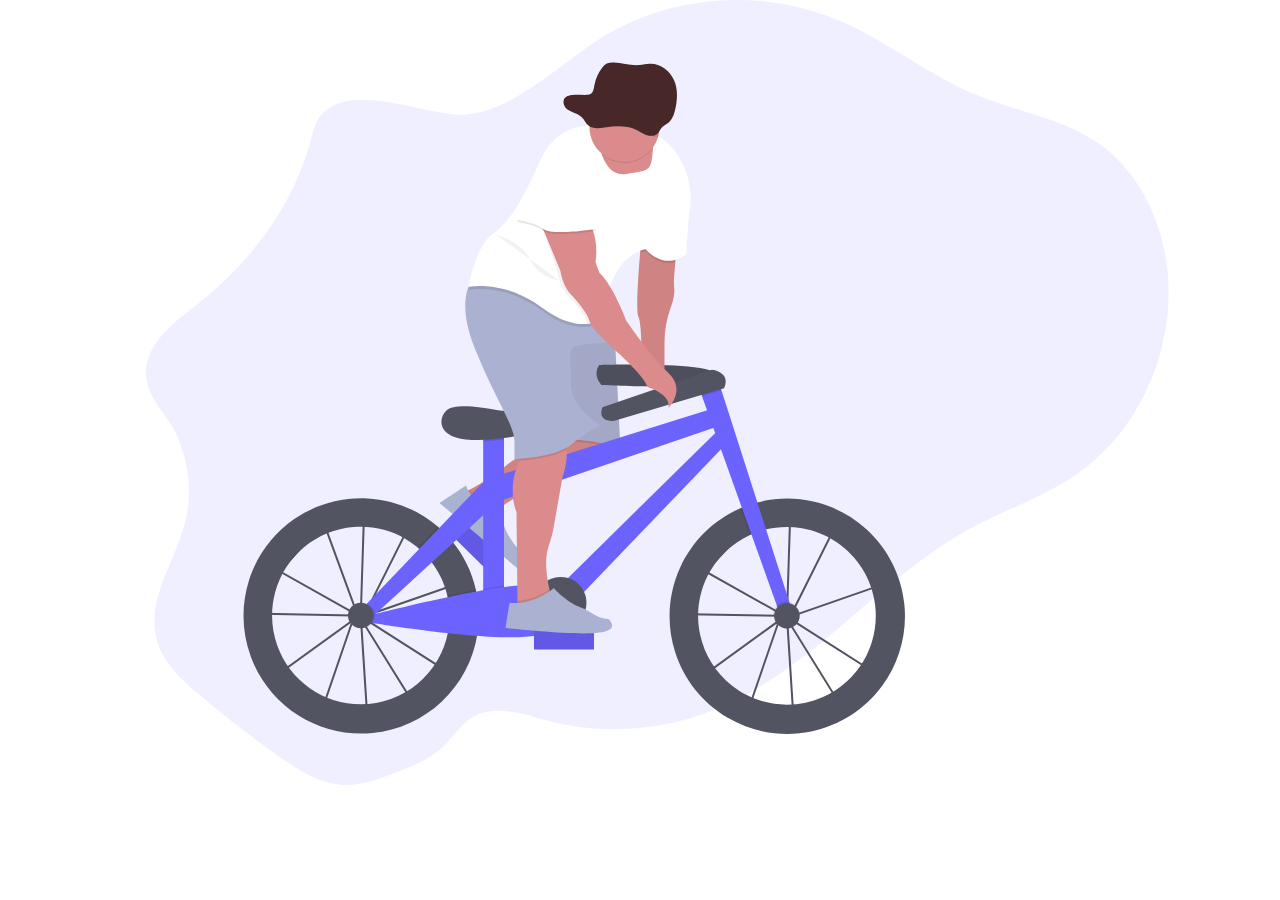
<file: illust-animation/index.html>
<!DOCTYPE html>
<html lang="ja">
<head>
	<meta charset="UTF-8">
	<meta name="viewport" content="width=device-width, initial-scale=1.0">
	<meta http-equiv="X-UA-Compatible" content="ie=edge">
	<title>illust animation</title>
	<link rel="stylesheet" href="style.css">
</head>
<body>
	<svg width="1058" height="785" viewBox="0 0 1058 785" fill="none" xmlns="http://www.w3.org/2000/svg">
		<g id="undraw_Ride_a_bicycle_2yok 1">
			<g clip-path="url(#clip0)">
				<path id="Vector" opacity="0.1"
					d="M209.73 115.43C204.25 122.08 202.14 131.43 199.78 140.22C180.78 211.06 133.96 268.04 80.64 308.74C58.06 325.98 30.57 349.1 35.51 380.01C38.17 396.61 49.84 408.83 58.51 422.35C76.7 450.66 82.6 489.14 73.93 523.03C64.07 561.59 36.51 597.57 45.04 636.56C50.3 660.56 68.16 677.64 85.33 692.32C112.117 715.207 139.757 736.647 168.25 756.64C187.35 770.04 207.67 783.08 229.93 784.78C249.53 786.28 268.73 778.83 287.34 771.48C303.6 765.05 320.27 758.36 333.4 745.48C341.97 737.07 348.8 726.22 358.32 719.34C380.68 703.18 409.4 713.42 435.04 720.34C495.54 736.58 560.29 730.65 617.86 703.6C706.17 662.1 773.48 574.95 859.86 528.19C897 508.08 937.4 495.6 971.79 469.7C991.165 454.953 1007.81 436.936 1020.99 416.46C1046.99 376.35 1061.05 325.21 1056.99 275.15C1052.93 225.09 1030.18 176.85 994.45 148.59C956.2 118.34 907.89 112.69 864.37 94.53C819.43 75.77 779.45 43.53 734.94 23.4C698.924 7.15665 659.728 -0.81716 620.228 0.0636141C580.728 0.944389 541.926 10.6574 506.67 28.49C458.23 52.99 409.13 110.15 355.18 114.49C316.74 117.49 239.75 79.01 209.73 115.43Z"
					fill="#6C63FF" />
				<path id="Vector_2" d="M387 554.303L344.293 512.159L330.947 525.683L373.654 567.827L387 554.303Z"
					fill="#6C63FF" />
				<path id="Vector_3" opacity="0.1" d="M387 554.303L344.293 512.159L330.947 525.683L373.654 567.827L387 554.303Z"
					fill="black" />
				<path id="Vector_4"
					d="M354.48 491.99C354.48 491.99 379.27 478.91 388.85 470.49C394.617 465.444 400.818 460.917 407.38 456.96L438.48 438.03L503.48 433.03L506.48 444.03C506.48 444.03 511.48 460.03 461.48 474.03C411.48 488.03 386.48 510.03 386.48 510.03C386.48 510.03 354.48 520.99 354.48 491.99Z"
					fill="#DB8B8B" />
				<path id="Vector_5" opacity="0.1"
					d="M389.13 507.86C387.36 509.21 386.48 509.99 386.48 509.99C386.48 509.99 354.48 520.99 354.48 491.99C354.48 491.99 356.03 491.17 358.48 489.8C360.955 493.831 364.423 497.16 368.551 499.469C372.679 501.778 377.33 502.99 382.06 502.99H385.45L389.13 507.86Z"
					fill="black" />
				<path id="Vector_6" opacity="0.05"
					d="M505.54 449.55C502.76 455.44 493.17 465.12 461.48 473.99C420.87 485.36 396.75 501.99 389.13 507.86C387.36 509.21 386.48 509.99 386.48 509.99C386.48 509.99 354.48 520.99 354.48 491.99C354.48 491.99 356.03 491.17 358.48 489.8C365.91 485.73 381.64 476.8 388.82 470.45C394.586 465.403 400.787 460.875 407.35 456.92L438.45 437.99L450.03 437.1L503.45 432.99L506.45 443.99C506.45 443.99 507.15 446.14 505.54 449.55Z"
					fill="black" />
				<path id="Vector_7"
					d="M354.98 485.49L328.48 502.99L406.08 567.99C406.08 567.99 417.48 560.99 411.48 552.99C411.48 552.99 391.48 535.99 390.48 511.99L384.48 503.99H381.09C375.358 503.991 369.767 502.211 365.089 498.897C360.412 495.583 356.88 490.898 354.98 485.49V485.49Z"
					fill="#ABB1D1" />
				<path id="Vector_8" opacity="0.1"
					d="M505.54 449.55C489.54 441.82 450.48 440.99 450.48 440.99L450.06 437.1L503.48 432.99L506.48 443.99C506.48 443.99 507.15 446.14 505.54 449.55Z"
					fill="black" />
				<path id="Vector_9"
					d="M450.48 438.99C450.48 438.99 497.48 439.99 509.48 449.99L503.48 328.99H438.48L450.48 438.99Z"
					fill="#ABB1D1" />
				<path id="Vector_10" opacity="0.05"
					d="M450.48 438.49C450.48 438.49 497.48 439.49 509.48 449.49L503.48 328.49H438.48L450.48 438.49Z" fill="black" />
				<g id="right-wheel">
					<path id="Vector_11"
						d="M681.42 717.39L675.16 619.49L675.03 619.28L668.71 621.48L639.62 706.29L593.37 673.49L667.06 620.08L667.13 619.87L667.55 619.72L672.3 616.27L595.06 572.96L576.13 593.76L579.13 613.26L667.93 614.84V616.84L577.45 615.22L574.05 593.11L599.94 564.66L638.66 519.49L639.35 521.36L647.55 512.36L678.09 517.83V516.62L680.09 516.68V518.19L725.45 526.31L683.12 610.96L676.95 615.43V615.93V616.49L774.76 582.41L763.15 673.62L680.15 620.75L677.23 619.11L726.17 698L681.42 717.39ZM677.42 623.05L683.27 714.43L723.32 697.05L677.42 623.05ZM596.85 673.49L638.64 703.12L665.98 623.38L596.85 673.49ZM679.17 617.83L681.26 619L761.61 670.2L772.41 585.33L679.17 617.83ZM672.07 610.63L674.58 614.68L675.02 614.36L678.02 519.83L648.28 514.49L640.12 523.49L672.07 610.63ZM596.68 571.58L671.52 613.58L670.22 611.45L638.64 525.18L601.44 566.06L596.68 571.58ZM680.05 520.19L677.05 612.88L681.57 609.6L722.48 527.78L680.05 520.19Z"
						fill="#535461" />
					<path id="Vector_12"
						d="M676.33 498.61C665.717 498.598 655.15 500.024 644.92 502.85C639.644 504.305 634.477 506.133 629.46 508.32C602.73 519.907 581.247 540.997 569.167 567.508C557.087 594.019 555.269 624.069 564.065 651.843C572.86 679.618 591.644 703.143 616.782 717.869C641.921 732.594 671.627 737.473 700.155 731.562C728.682 725.65 754.004 709.369 771.221 685.867C788.438 662.365 796.327 633.312 793.362 604.33C790.396 575.348 776.787 548.495 755.168 528.966C733.548 509.438 705.454 498.622 676.32 498.61H676.33ZM675.93 704.7C655.649 704.692 635.981 697.746 620.192 685.017C604.404 672.288 593.445 654.541 589.135 634.723C584.825 614.905 587.424 594.209 596.501 576.073C605.577 557.936 620.584 543.45 639.03 535.02C643.722 532.872 648.594 531.142 653.59 529.85C665.802 526.68 678.549 526.147 690.984 528.287C703.418 530.427 715.253 535.191 725.703 542.261C736.153 549.332 744.977 558.547 751.588 569.293C758.199 580.039 762.446 592.069 764.046 604.585C765.646 617.1 764.562 629.812 760.866 641.875C757.17 653.939 750.948 665.077 742.613 674.548C734.277 684.02 724.02 691.608 712.524 696.806C701.028 702.005 688.557 704.696 675.94 704.7H675.93Z"
						fill="#535461" />
				</g>
				<path id="Vector_13"
					d="M488.24 364.95C488.24 364.95 605.89 360.95 608.29 376.16C610.69 391.37 490.64 384.96 490.64 384.96C490.64 384.96 481.04 375.35 488.24 364.95Z"
					fill="#535461" />
				<path id="Vector_14" opacity="0.05"
					d="M488.24 364.95C488.24 364.95 605.89 360.95 608.29 376.16C610.69 391.37 490.64 384.96 490.64 384.96C490.64 384.96 481.04 375.35 488.24 364.95Z"
					fill="black" />
				<path id="Vector_15" d="M393 425.78H372.19V606.66H393V425.78Z" fill="#6C63FF" />
				<path id="Vector_16" opacity="0.1" d="M393 425.77V439.7C386.08 440.6 379 441.17 372.19 441.39V425.77H393Z"
					fill="black" />
				<path id="Vector_17"
					d="M391.44 410.78C388.52 410.554 385.616 410.164 382.74 409.61C371.46 407.45 343.02 402.92 335.37 410.61C325.77 420.21 328.97 437.02 354.58 439.42C380.19 441.82 424.21 435.42 433.02 425.81C433.02 425.77 417.09 412.75 391.44 410.78Z"
					fill="#535461" />
				<path id="Vector_18" d="M387.4 475.4L605.9 407.37L613.1 424.18L389 501.01L387.4 475.4Z" fill="#6C63FF" />
				<path id="Vector_19" d="M452.23 582.65L609.9 427.38L618.7 440.18L468.23 597.05L452.23 582.65Z" fill="#6C63FF" />
				<path id="Vector_20" opacity="0.1"
					d="M653.58 529.85C648.584 531.142 643.712 532.872 639.02 535.02L629.46 508.31C634.477 506.123 639.644 504.295 644.92 502.84L653.58 529.85Z"
					fill="black" />
				<path id="Vector_21"
					d="M680.33 608.26L669.13 614.66L590.99 396.33L587.49 386.56L605.9 376.15L610.51 390.53L680.33 608.26Z"
					fill="#6C63FF" />
				<path id="Vector_22" opacity="0.1" d="M610.51 390.53L590.99 396.33L587.49 386.56L605.9 376.15L610.51 390.53Z"
					fill="black" />
				<path id="Vector_23"
					d="M491.44 407.37L601.09 369.75C601.09 369.75 620.3 372.15 613.09 388.16L502.65 420.97C502.65 420.97 485.85 422.57 491.44 407.37Z"
					fill="#535461" />
				<g id="left-wheel">
					<path id="Vector_24"
						d="M255.23 716.99L248.96 619.05L248.83 618.84L242.51 621.04L213.43 705.89L167.18 673.1L240.85 619.69L240.92 619.48L241.34 619.33L246.09 615.88L168.85 572.57L149.93 593.37L152.93 612.87L241.75 614.49V616.49L151.27 614.87L147.85 592.73L173.75 564.27L212.5 519.07L213.19 520.94L221.39 511.94L251.85 517.4V516.19L253.85 516.25V517.76L299.21 525.88L256.92 610.49L250.75 614.96V615.46V616.02L348.55 581.94L336.94 673.15L253.94 620.28L251.02 618.64L299.96 697.52L255.23 716.99ZM251.23 622.65L257.08 714.03L297.13 696.65L251.23 622.65ZM170.65 673.08L212.44 702.71L239.78 622.97L170.65 673.08ZM252.97 617.42L255.06 618.59L335.41 669.79L346.21 584.92L252.97 617.42ZM245.87 610.22L248.38 614.27L248.82 613.95L251.82 519.42L222.08 514.1L213.92 523.1L245.87 610.22ZM170.45 571.16L245.29 613.16L243.99 611.03L212.41 524.76L175.22 565.63L170.45 571.16ZM253.85 519.77L250.85 612.49L255.37 609.21L296.28 527.39L253.85 519.77Z"
						fill="#535461" />
					<path id="Vector_25"
						d="M364.92 589.95C360.91 572.131 352.79 555.495 341.21 541.37C336.911 536.121 332.171 531.25 327.04 526.81C307.314 509.779 282.491 499.779 256.467 498.381C230.443 496.983 204.692 504.265 183.254 519.085C161.816 533.904 145.906 555.422 138.02 580.262C130.134 605.102 130.719 631.857 139.683 656.328C148.647 680.799 165.482 701.601 187.547 715.47C209.612 729.339 235.657 735.488 261.595 732.954C287.533 730.42 311.895 719.345 330.858 701.468C349.822 683.591 362.312 659.923 366.37 634.18C367.314 628.119 367.789 621.994 367.79 615.86C367.797 607.144 366.834 598.454 364.92 589.95ZM249.73 704.3C231.498 704.281 213.714 698.647 198.797 688.164C183.879 677.682 172.552 662.859 166.356 645.712C160.16 628.565 159.395 609.926 164.165 592.329C168.935 574.732 179.009 559.031 193.018 547.361C207.026 535.692 224.288 528.619 242.457 527.106C260.627 525.593 278.821 529.712 294.567 538.904C310.312 548.096 322.845 561.914 330.46 578.48C338.076 595.045 340.405 613.554 337.13 631.49C333.38 651.933 322.58 670.414 306.611 683.718C290.642 697.021 270.514 704.304 249.73 704.3V704.3Z"
						fill="#535461" />
				</g>
				<path id="Vector_26" opacity="0.1"
					d="M367.79 615.86C367.789 621.994 367.314 628.119 366.37 634.18C356.77 633.49 346.85 632.49 337.13 631.49C339.289 619.599 339.021 607.394 336.34 595.61C345.81 593.61 355.48 591.7 364.92 589.97C366.833 598.467 367.795 607.15 367.79 615.86V615.86Z"
					fill="black" />
				<path id="Vector_27" opacity="0.1" d="M393 585.38V606.65H372.19V588.65C379.39 587.4 386.39 586.29 393 585.38Z"
					fill="black" />
				<path id="Vector_28"
					d="M258.54 615.49C258.54 615.49 426.62 571.49 440.22 588.28C453.82 605.07 468.23 627.49 425.85 635.49C383.47 643.49 255.37 621.88 255.37 621.88L258.54 615.49Z"
					fill="#6C63FF" />
				<path id="Vector_29" opacity="0.1"
					d="M341.21 541.37L319.85 560.92C316.067 556.064 311.791 551.614 307.09 547.64L327.03 526.81C332.164 531.249 336.908 536.12 341.21 541.37V541.37Z"
					fill="black" />
				<path id="Vector_30" d="M252.94 606.66L378.59 475.4L382.6 505.81L259.34 618.66L252.94 606.66Z" fill="#6C63FF" />
				<path id="Vector_31" opacity="0.1"
					d="M251.34 628.27C258.415 628.27 264.15 622.535 264.15 615.46C264.15 608.385 258.415 602.65 251.34 602.65C244.265 602.65 238.53 608.385 238.53 615.46C238.53 622.535 244.265 628.27 251.34 628.27Z"
					fill="black" />
				<path id="Vector_32"
					d="M249.73 628.27C256.805 628.27 262.54 622.535 262.54 615.46C262.54 608.385 256.805 602.65 249.73 602.65C242.655 602.65 236.92 608.385 236.92 615.46C236.92 622.535 242.655 628.27 249.73 628.27Z"
					fill="#535461" />
				<path id="Vector_33" opacity="0.1"
					d="M675.13 627.07C682.205 627.07 687.94 621.335 687.94 614.26C687.94 607.185 682.205 601.45 675.13 601.45C668.055 601.45 662.32 607.185 662.32 614.26C662.32 621.335 668.055 627.07 675.13 627.07Z"
					fill="black" />
				<path id="Vector_34"
					d="M675.93 628.67C683.005 628.67 688.74 622.935 688.74 615.86C688.74 608.785 683.005 603.05 675.93 603.05C668.855 603.05 663.12 608.785 663.12 615.86C663.12 622.935 668.855 628.67 675.93 628.67Z"
					fill="#535461" />
				<path id="Vector_35" opacity="0.1"
					d="M448.22 628.27C462.364 628.27 473.83 616.804 473.83 602.66C473.83 588.516 462.364 577.05 448.22 577.05C434.076 577.05 422.61 588.516 422.61 602.66C422.61 616.804 434.076 628.27 448.22 628.27Z"
					fill="black" />
				<path id="Vector_36"
					d="M449.83 628.27C463.974 628.27 475.44 616.804 475.44 602.66C475.44 588.516 463.974 577.05 449.83 577.05C435.686 577.05 424.22 588.516 424.22 602.66C424.22 616.804 435.686 628.27 449.83 628.27Z"
					fill="#535461" />
				<path id="Vector_37"
					d="M442.992 600.736L442.984 600.742C439.977 602.991 439.362 607.253 441.611 610.26L461.937 637.441C464.186 640.448 468.448 641.063 471.455 638.814L471.463 638.808C474.471 636.559 475.085 632.297 472.836 629.29L452.51 602.109C450.261 599.102 446 598.487 442.992 600.736Z"
					fill="#6C63FF" />
				<path id="Vector_38"
					d="M565.48 246.99L563.1 277.1C562.826 280.914 562.876 284.744 563.25 288.55C563.56 291.92 563.25 297.82 559.95 306.82C555.713 318.317 553.523 330.467 553.48 342.72V376.99L530.48 372.99C530.48 372.99 531.48 324.99 527.48 316.99C523.48 308.99 530.48 237.99 530.48 237.99L565.48 246.99Z"
					fill="#DB8B8B" />
				<path id="Vector_39" opacity="0.05"
					d="M564.3 261.91L563.1 277.1C562.83 280.911 562.883 284.738 563.26 288.54C563.57 291.91 563.26 297.81 559.96 306.82C555.723 318.317 553.533 330.467 553.49 342.72V376.99L530.49 372.99C530.49 372.99 531.49 324.99 527.49 316.99C524.66 311.32 527.34 274.05 529.15 252.78C529.9 244.03 530.49 237.99 530.49 237.99L565.49 246.99L564.3 261.91Z"
					fill="black" />
				<path id="Vector_40"
					d="M451.5 476.99L442.85 526.19C441.759 532.759 440.086 539.218 437.85 545.49C432.78 559.35 436.02 578.78 438.48 589.38C439.57 594.06 440.48 597.02 440.48 597.02L414.48 611.02L406.48 605.02V601.02L405.48 512.02C399.48 498.02 401.48 477.02 405.48 469.02C406.617 466.392 407.417 463.63 407.86 460.8C409.86 450.08 410.48 435.02 410.48 435.02C410.48 435.02 426.48 408.02 445.48 426.02C452.48 432.65 455.14 441.32 455.7 449.62C456.68 463.83 451.5 476.99 451.5 476.99Z"
					fill="#DB8B8B" />
				<path id="Vector_41" opacity="0.1"
					d="M455.7 449.59C441.83 457.83 417.7 460.16 407.86 460.77C409.86 450.05 410.48 434.99 410.48 434.99C410.48 434.99 426.48 407.99 445.48 425.99C452.48 432.62 455.14 441.29 455.7 449.59Z"
					fill="black" />
				<path id="Vector_42"
					d="M489.48 424.99C478.846 430.653 468.797 437.352 459.48 444.99C443.48 457.99 403.48 458.99 403.48 458.99V443.99C404.48 425.99 387.48 405.99 364.48 349.99C349.79 314.23 353.86 293.99 358.72 283.99C361.48 278.34 364.48 275.99 364.48 275.99L489.48 299.99L493.95 313.39L503.48 341.99C503.48 341.99 468.48 343.99 462.48 346.99C456.48 349.99 460.48 376.99 460.48 376.99C454.48 404.99 489.48 424.99 489.48 424.99Z"
					fill="#ABB1D1" />
				<path id="Vector_43" opacity="0.1"
					d="M565.48 246.99L564.3 261.91C546.9 266.91 534.48 250.99 534.48 250.99C532.665 251.477 530.882 252.074 529.14 252.78C529.89 244.03 530.48 237.99 530.48 237.99L565.48 246.99Z"
					fill="black" />
				<path id="Vector_44" opacity="0.1"
					d="M493.95 313.39C493.48 318.06 493.48 320.99 493.48 320.99C493.48 320.99 470.48 339.99 431.48 310.99C392.48 281.99 357.48 289.99 357.48 289.99C357.48 289.99 357.89 287.67 358.72 283.99C361.48 278.34 364.48 275.99 364.48 275.99L489.48 299.99L493.95 313.39Z"
					fill="black" />
				<path id="Vector_45"
					d="M578.96 207.94C576.35 228.29 575.48 253.94 575.48 253.94C552.48 271.94 534.48 248.94 534.48 248.94C512.76 254.77 502.55 273.78 497.74 290.37C495.164 299.344 493.732 308.607 493.48 317.94C493.48 317.94 487.4 322.94 476.2 323.94C465.61 324.83 450.43 322.07 431.48 307.94C392.48 278.94 357.48 286.94 357.48 286.94C357.48 286.94 364.48 246.94 380.48 234.94C396.48 222.94 408.48 207.94 428.48 161.94C448.48 115.94 489.48 126.94 489.48 126.94C489.48 126.94 491.48 117.94 528.48 126.94C537.492 129.302 545.834 133.721 552.85 139.85C572.64 156.49 582.24 182.3 578.96 207.94Z"
					fill="white" />
				<path id="Vector_46"
					d="M541.85 149.49C541.8 150.82 541.69 152.3 541.51 153.95C539.51 171.95 537.51 169.95 515.51 173.95C501.83 176.44 494.72 165.01 491.3 156.01C490.062 152.75 489.128 149.382 488.51 145.95L536.51 137.95C536.51 137.95 542.26 136.34 541.85 149.49Z"
					fill="#DB8B8B" />
				<path id="Vector_47" opacity="0.05"
					d="M497.74 290.42C495.164 299.394 493.732 308.657 493.48 317.99C493.48 317.99 487.4 322.99 476.2 323.99C475.884 323.353 475.643 322.682 475.48 321.99C473.48 312.99 458.48 296.99 458.48 296.99C448.48 287.99 446.48 271.99 446.48 271.99L429.98 223.49L424.48 218.99C424.48 218.99 447.48 200.99 467.48 215.99C487.48 230.99 481.48 262.99 481.48 262.99L485.48 273.99C489.63 277.49 493.85 283.66 497.74 290.42Z"
					fill="black" />
				<path id="Vector_48"
					d="M427.48 217.99L449.48 270.99C449.48 270.99 451.48 286.99 461.48 295.99C461.48 295.99 476.48 311.99 478.48 320.99C480.48 329.99 508.48 353.99 508.48 353.99C508.48 353.99 534.48 377.99 536.48 386.99C536.48 386.99 560.48 393.99 557.48 407.99C557.48 407.99 575.48 389.99 557.48 372.99C539.48 355.99 515.48 320.99 515.48 320.99C515.48 320.99 501.48 283.99 488.48 272.99L484.48 261.99C484.48 261.99 490.48 229.99 470.48 214.99C450.48 199.99 427.48 217.99 427.48 217.99Z"
					fill="#DB8B8B" />
				<path id="Vector_49" opacity="0.1"
					d="M440.48 596.99L414.48 610.99L406.48 604.99V600.99C415.464 600.352 424.193 597.718 432.03 593.28C434.43 591.92 436.69 590.58 438.5 589.4C439.55 594.03 440.48 596.99 440.48 596.99Z"
					fill="black" />
				<path id="Vector_50" opacity="0.1"
					d="M470.48 175.99L484.48 230.99C484.48 230.99 441.48 237.99 432.48 230.99C423.48 223.99 406.48 221.99 406.48 221.99C406.48 221.99 424.48 169.99 434.48 163.99C444.48 157.99 470.48 175.99 470.48 175.99Z"
					fill="black" />
				<path id="Vector_51"
					d="M470.48 173.99L484.48 228.99C484.48 228.99 441.48 235.99 432.48 228.99C423.48 221.99 406.48 219.99 406.48 219.99C406.48 219.99 424.48 167.99 434.48 161.99C444.48 155.99 470.48 173.99 470.48 173.99Z"
					fill="white" />
				<path id="Vector_52" opacity="0.1"
					d="M541.85 148.49C539.049 152.356 535.487 155.609 531.383 158.047C527.278 160.485 522.718 162.058 517.983 162.669C513.248 163.28 508.439 162.915 503.85 161.598C499.261 160.281 494.99 158.039 491.3 155.01C490.062 151.75 489.128 148.382 488.51 144.95L536.51 136.95C536.51 136.95 542.26 135.34 541.85 148.49Z"
					fill="black" />
				<path id="Vector_53"
					d="M548.48 126.99C548.48 136.273 544.793 145.175 538.229 151.739C531.665 158.303 522.763 161.99 513.48 161.99C504.197 161.99 495.295 158.303 488.731 151.739C482.168 145.175 478.48 136.273 478.48 126.99C478.48 126.41 478.48 125.83 478.48 125.25C478.711 115.967 482.62 107.157 489.346 100.756C496.073 94.3555 505.067 90.8893 514.35 91.12C523.633 91.3508 532.443 95.2595 538.844 101.986C545.245 108.713 548.711 117.707 548.48 126.99V126.99Z"
					fill="#DB8B8B" />
				<path id="Vector_54" opacity="0.1"
					d="M548.48 126.99C548.483 130.216 548.039 133.426 547.16 136.53C544.455 137.12 541.633 136.861 539.08 135.79C535.34 134.32 532.13 131.79 528.54 129.97C518.43 124.85 506.4 125.86 495.2 127.55C489.64 128.39 483.33 129.17 478.96 125.63C478.81 125.511 478.666 125.385 478.53 125.25C478.761 115.967 482.67 107.157 489.396 100.756C496.123 94.3555 505.117 90.8893 514.4 91.12C523.683 91.3508 532.493 95.2595 538.894 101.986C545.295 108.713 548.761 117.707 548.53 126.99H548.48Z"
					fill="black" />
				<g id="hat">
					<path id="Vector_55"
						d="M453.16 105.34C455.29 112.02 465.52 112.23 470.77 117.15C473.5 119.71 474.77 123.49 477.77 125.77C481.94 128.95 487.96 128.25 493.27 127.49C503.96 125.97 515.44 125.06 525.08 129.67C528.5 131.3 531.57 133.58 535.14 134.91C538.71 136.24 543.14 136.4 546.04 134.04C548.36 132.15 549.21 129.04 551.31 126.96C552.94 125.32 555.21 124.4 557.07 122.96C561.15 119.88 562.91 114.86 564.07 110.06C566.47 100.18 567.16 89.53 563.07 80.16C558.98 70.79 549.14 63.16 538.4 63.65C535.11 63.8 531.9 64.65 528.62 65.01C520.07 65.88 511.62 63.01 503.04 62.52C500.551 62.2172 498.027 62.5616 495.71 63.52C493.963 64.4908 492.457 65.8406 491.3 67.47C487.372 72.6154 484.682 78.5969 483.44 84.95C482.44 89.74 482.39 94.08 476.52 94.82C469.85 95.7 448.65 91.21 453.16 105.34Z"
						fill="#472727" />
				</g>
				<path id="Vector_56" opacity="0.05"
					d="M384.98 234.49C384.98 234.49 410.98 241.49 418.98 259.49C426.98 277.49 448.62 280.78 448.62 280.78"
					fill="black" />
				<path id="Vector_57" d="M482.98 630.49H422.98V649.49H482.98V630.49Z" fill="#6C63FF" />
				<path id="Vector_58" opacity="0.1" d="M482.98 630.49H422.98V649.49H482.98V630.49Z" fill="black" />
				<path id="Vector_59"
					d="M431.99 595.23C437.36 592.23 442.07 589.23 442.48 587.99C442.48 587.99 456.03 602.29 468.1 606.73C472.159 608.229 476.044 610.16 479.69 612.49C484.47 615.49 491.29 619.02 497.48 619.02C497.48 619.02 511.48 631.02 484.48 633.02C457.48 635.02 394.48 628.02 394.48 628.02L398.48 603.02C410.167 603.705 421.804 601 431.99 595.23Z"
					fill="#ABB1D1" />
			</g>
		</g>
		<defs>
			<clipPath id="clip0">
				<rect width="1057.7" height="784.98" fill="white" />
			</clipPath>
		</defs>
	</svg>

</body>
</html>
</file>
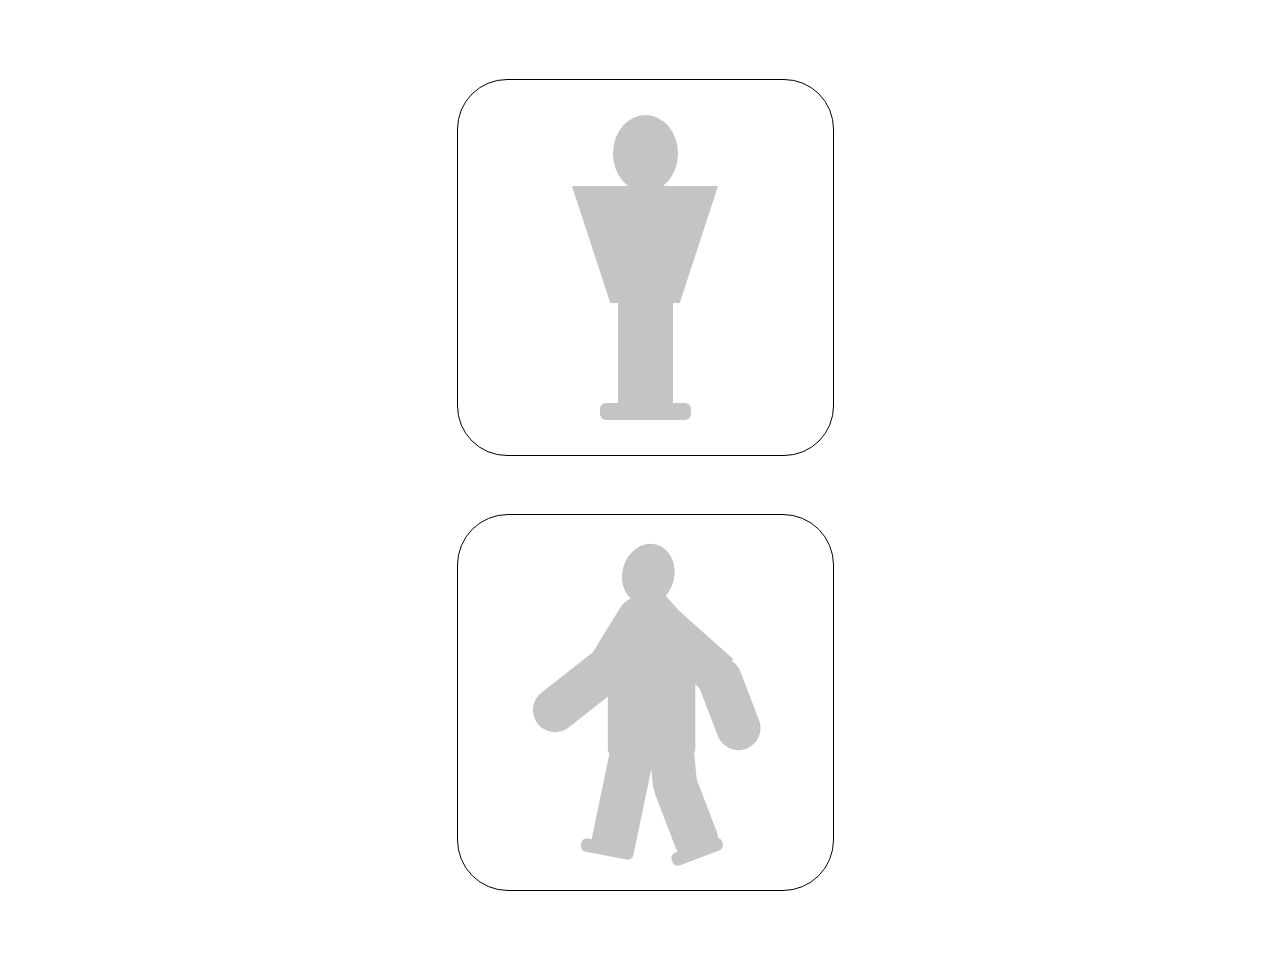
<file: signal-animation/index.html>
<!DOCTYPE html>
<html lang="ja">
<head>
	<meta charset="UTF-8">
	<meta name="viewport" content="width=device-width, initial-scale=1.0">
	<meta http-equiv="X-UA-Compatible" content="ie=edge">
	<title>signal-animation</title>
	<link rel="stylesheet" href="style.css">
</head>
<body>
	<svg width="506" height="976" viewBox="0 0 506 976" fill="none" xmlns="http://www.w3.org/2000/svg">
		<g id="Twitter Post - 1">
			<rect width="506" height="976" fill="white" />
			<rect id="red-signal" x="70.5" y="79.5" width="376" height="376" rx="49.5" stroke="black" />
			<rect id="blue-signal" x="70.5" y="514.5" width="376" height="376" rx="50.5" stroke="black" />
			<g id="stop">
				<ellipse id="Ellipse 1" cx="258.5" cy="153.5" rx="32.5" ry="38.5" fill="#C4C4C4" />
				<rect id="Rectangle 3" x="231" y="295" width="55" height="117" fill="#C4C4C4" />
				<rect id="Rectangle 4" x="213" y="403" width="91" height="17" rx="6" fill="#C4C4C4" />
				<g id="Mask Group">
					<mask id="mask0" mask-type="alpha" maskUnits="userSpaceOnUse" x="178" y="186" width="161" height="117">
						<rect id="Rectangle 2_2" x="178" y="186" width="161" height="117" fill="#C4C4C4" />
					</mask>
					<g mask="url(#mask0)">
						<path id="Polygon 1" d="M258 409L150.613 81.25L365.387 81.25L258 409Z" fill="#C4C4C4" />
					</g>
				</g>
			</g>
			<g id="go">
				<ellipse id="Ellipse 1_2" cx="261.352" cy="574.366" rx="26.0916" ry="30.9085"
					transform="rotate(14.2057 261.352 574.366)" fill="#C4C4C4" />
				<rect id="Rectangle 3_2" x="260.148" y="641.475" width="44.1549" height="75.8842"
					transform="rotate(-48.3421 260.148 641.475)" fill="#C4C4C4" />
				<rect id="Rectangle 7" x="304.303" y="666.878" width="44.1549" height="96.1061" rx="22.0775"
					transform="rotate(-21.0263 304.303 666.878)" fill="#C4C4C4" />
				<g id="Group 1">
					<rect id="Rectangle 10" x="264.162" y="784.089" width="44.1549" height="80.3363" rx="11"
						transform="rotate(-21.0263 264.162 784.089)" fill="#C4C4C4" />
					<rect id="Rectangle 9" x="260.95" y="733.055" width="44.1549" height="65.0595" rx="13"
						transform="rotate(-5.38784 260.95 733.055)" fill="#C4C4C4" />
				</g>
				<rect id="Rectangle 8" x="223.584" y="748.176" width="44.1549" height="96.1061"
					transform="rotate(11.7881 223.584 748.176)" fill="#C4C4C4" />
				<rect id="Rectangle 6" x="241.967" y="623.74" width="44.1549" height="133.597" rx="22.0775"
					transform="rotate(51.7849 241.967 623.74)" fill="#C4C4C4" />
				<rect id="Rectangle 12" x="245.088" y="588.416" width="44.1549" height="93.7786" rx="22.0775"
					transform="rotate(31.6194 245.088 588.416)" fill="#C4C4C4" />
				<rect id="Rectangle 4_2" x="195.266" y="837.289" width="53.6687" height="13.6479" rx="6"
					transform="rotate(10.7917 195.266 837.289)" fill="#C4C4C4" />
				<rect id="Rectangle 11" x="282.626" y="854.679" width="53.6687" height="13.6479" rx="6"
					transform="rotate(-20.7288 282.626 854.679)" fill="#C4C4C4" />
				<rect id="Rectangle 5" x="220.81" y="632.571" width="87.5071" height="124.437" rx="8" fill="#C4C4C4" />
				<path id="Polygon 2"
					d="M247.044 595.658C255.422 585.928 270.493 585.928 278.871 595.658L293.217 612.319C304.938 625.932 295.267 647.021 277.303 647.021H248.612C230.648 647.021 220.977 625.932 232.698 612.319L247.044 595.658Z"
					fill="#C4C4C4" />
			</g>
		</g>
	</svg>

</body>
</html>
</file>
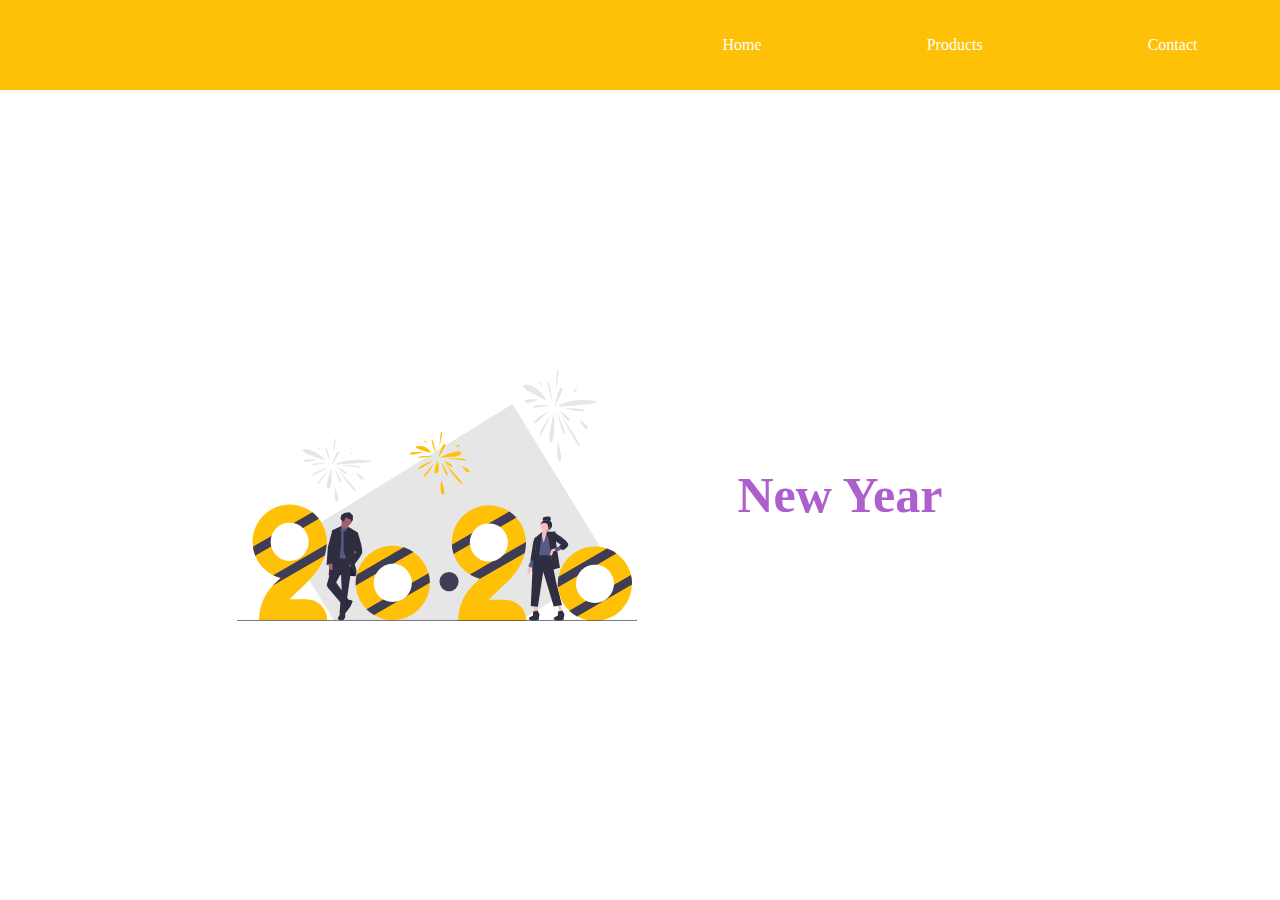
<file: not-svg-animation/navbar-animation/index.html>
<!DOCTYPE html>
<html lang="ja">
<head>
	<meta charset="UTF-8">
	<meta name="viewport" content="width=device-width, initial-scale=1.0">
	<meta http-equiv="X-UA-Compatible" content="ie=edge">
	<title>Responsive navbar animation</title>
	<link rel="stylesheet" href="style.css">
</head>
<body>
	<nav>
		<div class="hamburger">
			<div class="line"></div>
			<div class="line"></div>
			<div class="line"></div>
		</div>
		<ul class="nav-links">
			<li><a href="#">Home</a></li>
			<li><a href="#">Products</a></li>
			<li><a href="#">Contact</a></li>
		</ul>
	</nav>

	<section class="landing">
		<img src="undraw_new_decade_n4qd.svg" alt="" class="logo">
		<h1>New Year</h1>
	</section>
<script src="script.js"></script>
</body>
</html>
</file>
<file: illust-animation/style.css>
* {
	margin: 0;
	padding: 0;
	box-sizing: border-box;
	text-align: center;
}

#right-wheel,
#left-wheel {
	animation: wheel 1s linear infinite;
	transform-origin: center;
	transform-box: fill-box;
}

@keyframes wheel {
	from {
		transform: rotateZ(0deg);
	}
	to {
		transform: rotateZ(360deg);
	}
}
</file>
<file: signal-animation/style.css>
* {
	margin: 0;
	padding: 0;
	box-sizing: border-box;
}
body {
	text-align: center;
}

#red-signal {
	animation: red-blink 1s linear 3;
}
#blue-signal {
	animation: blue-light 1s linear 3s forwards;
}


@keyframes red-blink {
	to {
		fill: #f25f5f;
	}
}
@keyframes blue-light {
	to {
		fill: #3cce6c;
	}
}
</file>
<file: not-svg-animation/navbar-animation/style.css>
* {
	margin: 0;
	padding: 0;
	box-sizing: border-box;
}

.logo {
	width: 400px;
}

nav {
	height: 10vh;
	background-color: #ffc107;
}

.nav-links {
	display: flex;
	justify-content: space-around;
	align-items: center;
	list-style: none;
	/* 右寄せ */
	height: 100%;
	width: 50%;
	margin-left: auto;
}

.nav-links li a {
	color: #fff;
	text-decoration: none;
	font-size: 16px;
}

.landing {
	height: 90vh;
	display: flex;
	justify-content: center;
	align-items: center;	
}

.landing h1 {
	margin: 100px;
	font-size: 50px;
	color: #ae5fce;
}

@media screen and (max-width: 768px) {
	.line {
		width: 30px;
		height: 3px;
		background-color: #fff;
		margin: 5px;
	}
	nav {
		position: relative;
	}
	.hamburger {
		position: absolute;
		cursor: pointer;
		right: 5%;
		top: 50%;
		transform: translate(-5%, -50%);
		/* アニメーション後にハンバーガーメニューが隠れるのを防ぐ */
		z-index: 1;
	}

	.nav-links {
		position: fixed;
		background-color: #ffc107;
		flex-direction: column;
		/* 画面いっぱいに広げる */
		height: 100vh;
		width: 100%;
		/* マスク領域を隠しておく */
		clip-path: circle(100px at 90% -10%);
		-webkit-clip-path: circle(100px at 90% -10%);
		/* アニメーション */
		transition: all 1s ease-out;
		/* メニューが閉じてる間はリンクにカーソルが当たっても無反応の状態にしておく */
		pointer-events: none;
	}
	.nav-links.open {
		clip-path: circle(1200px at 90% -10%);
		-webkit-clip-path: circle(1200px at 90% -10%);
		pointer-events: all;
	}

	.landing {
		flex-direction: column;
	}

	.nav-links li {
		opacity: 0;
	}
	.nav-links li a {
		font-size: 25px;
	}

	.nav-links li:nth-child(1) {
		transition: all .5s ease .2s;
	}
	.nav-links li:nth-child(2) {
		transition: all .5s ease .4s;
	}
	.nav-links li:nth-child(3) {
		transition: all .5s ease .6s;
	}

	li.fade {
		opacity: 1;
	}


}
</file>
